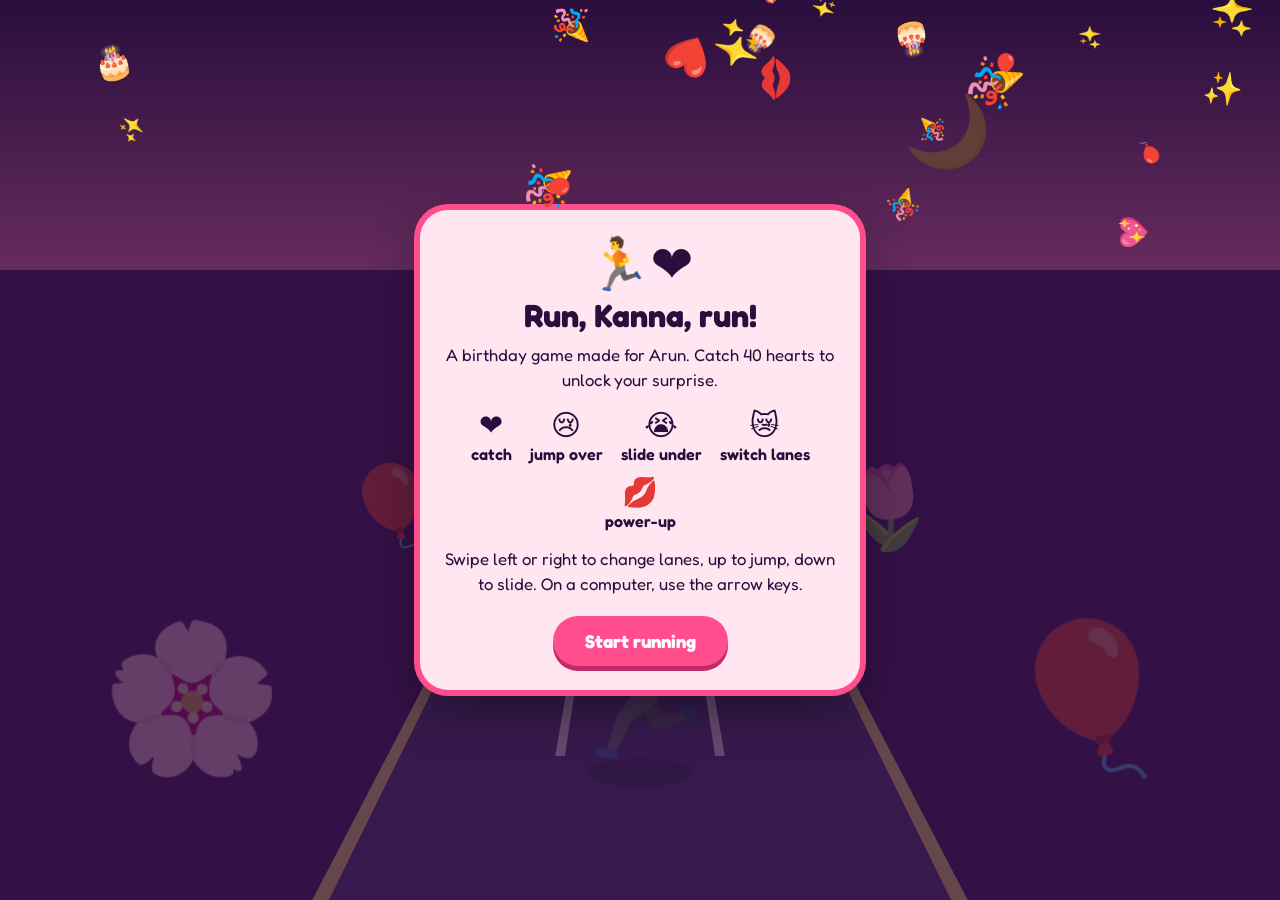
<file: index.html>
<!DOCTYPE html>
<html lang="en">
<head>
<meta charset="utf-8">
<meta name="viewport" content="width=device-width, initial-scale=1, viewport-fit=cover">
<title>Loading…</title>
<link rel="preconnect" href="https://fonts.googleapis.com">
<link rel="preconnect" href="https://fonts.gstatic.com" crossorigin>
<link href="https://fonts.googleapis.com/css2?family=Fredoka:wght@400;600;700&display=swap" rel="stylesheet">
<link rel="stylesheet" href="style.css">
</head>
<body>

<canvas id="game" aria-label="Endless runner game"></canvas>

<div class="hud" id="hud" hidden>
  <div class="meter">
    <div id="scoreText"></div>
    <div class="meter-track" id="meterTrack"><div class="meter-fill" id="meterFill"></div></div>
  </div>
  <div class="lives" id="lives" aria-live="polite"></div>
</div>

<div class="power" id="power" hidden></div>

<div class="overlay" id="startScreen">
  <div class="card">
    <div class="big-emoji" id="startEmoji"></div>
    <h1 id="startTitle"></h1>
    <p id="startSub"></p>
    <div class="legend" id="legend"></div>
    <p>Swipe left or right to change lanes, up to jump, down to slide. On a computer, use the arrow keys.</p>
    <button id="startBtn"></button>
  </div>
</div>

<div class="overlay" id="endScreen" hidden>
  <div class="card" id="endCard"></div>
</div>

<canvas id="fx" aria-hidden="true"></canvas>

<!-- The theme file decides how this version of the game looks and what it says -->
<script src="theme-birthday.js"></script>
<script src="engine.js"></script>
</body>
</html>
</file>
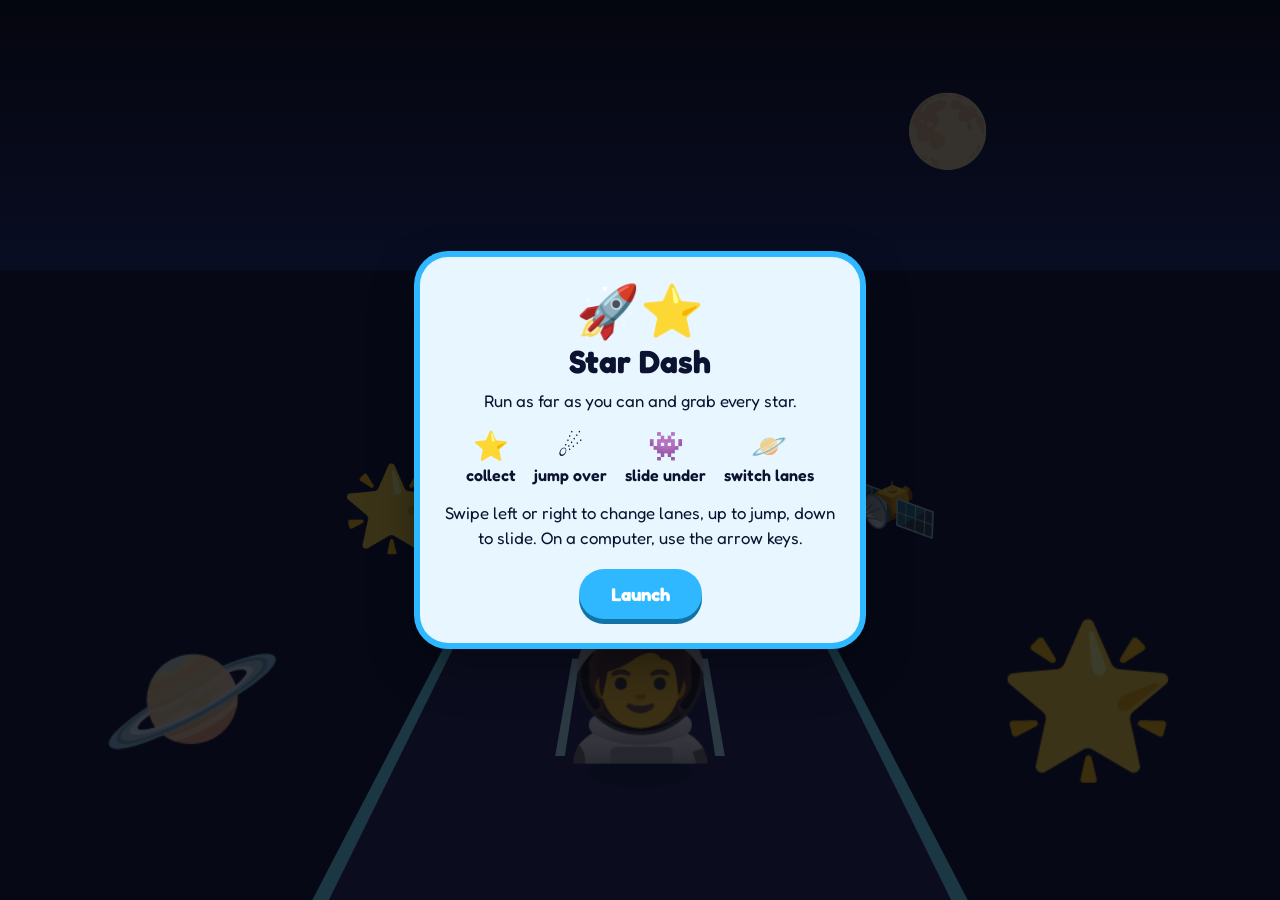
<file: mygame.html>
<!DOCTYPE html>
<html lang="en">
<head>
<meta charset="utf-8">
<meta name="viewport" content="width=device-width, initial-scale=1, viewport-fit=cover">
<title>Loading…</title>
<link rel="preconnect" href="https://fonts.googleapis.com">
<link rel="preconnect" href="https://fonts.gstatic.com" crossorigin>
<link href="https://fonts.googleapis.com/css2?family=Fredoka:wght@400;600;700&display=swap" rel="stylesheet">
<link rel="stylesheet" href="style.css">
</head>
<body>

<canvas id="game" aria-label="Endless runner game"></canvas>

<div class="hud" id="hud" hidden>
  <div class="meter">
    <div id="scoreText"></div>
    <div class="meter-track" id="meterTrack"><div class="meter-fill" id="meterFill"></div></div>
  </div>
  <div class="lives" id="lives" aria-live="polite"></div>
</div>

<div class="power" id="power" hidden></div>

<div class="overlay" id="startScreen">
  <div class="card">
    <div class="big-emoji" id="startEmoji"></div>
    <h1 id="startTitle"></h1>
    <p id="startSub"></p>
    <div class="legend" id="legend"></div>
    <p>Swipe left or right to change lanes, up to jump, down to slide. On a computer, use the arrow keys.</p>
    <button id="startBtn"></button>
  </div>
</div>

<div class="overlay" id="endScreen" hidden>
  <div class="card" id="endCard"></div>
</div>

<canvas id="fx" aria-hidden="true"></canvas>

<!-- The theme file decides how this version of the game looks and what it says -->
<script src="theme-mygame.js"></script>
<script src="engine.js"></script>
</body>
</html>
</file>
<file: style.css>
:root {
  --accent: #ff4d8d;
  --accent-dark: #c42a69;
  --card-bg: #ffe6f0;
  --card-ink: #2a0e3d;
  --overlay: rgba(42, 14, 61, .72);
  --text: #ffe6f0;
  --gold: #ffd86b;
  --font: "Fredoka", "Trebuchet MS", "Segoe UI", system-ui, sans-serif;
}
* { box-sizing: border-box; }
html, body { height: 100%; margin: 0; }
body {
  font-family: var(--font);
  color: var(--text);
  background: #111;
  overflow: hidden;
  -webkit-user-select: none;
  user-select: none;
}
canvas { position: fixed; inset: 0; width: 100%; height: 100%; touch-action: none; display: block; }

.hud {
  position: fixed; left: 0; right: 0; top: 0;
  padding: calc(env(safe-area-inset-top, 0px) + 12px) 16px 0;
  display: flex; align-items: center; justify-content: space-between; gap: 12px;
  pointer-events: none; font-weight: 600; font-size: 1.2rem;
  text-shadow: 0 2px 6px rgba(0, 0, 0, .45);
}
.hud[hidden] { display: none; }
.meter { flex: 1; max-width: 320px; }
.meter-track { height: 12px; border-radius: 999px; background: rgba(255, 255, 255, .22); overflow: hidden; margin-top: 4px; }
.meter-track[hidden] { display: none; }
.meter-fill { height: 100%; width: 0%; background: linear-gradient(90deg, var(--gold), var(--accent)); border-radius: 999px; transition: width .2s ease; }
.lives { letter-spacing: 2px; white-space: nowrap; }

.overlay {
  position: fixed; inset: 0; display: flex; align-items: center; justify-content: center;
  padding: calc(env(safe-area-inset-top, 0px) + 16px) 16px calc(env(safe-area-inset-bottom, 0px) + 16px);
  background: var(--overlay);
  overflow-y: auto;
}
.overlay[hidden] { display: none; }
.card {
  width: 100%; max-width: 440px; text-align: center;
  background: var(--card-bg); color: var(--card-ink);
  border-radius: 28px; padding: 28px 24px 24px;
  box-shadow: 0 0 0 6px var(--accent), 0 20px 50px rgba(0, 0, 0, .4);
}
.card h1, .card h2 { margin: 0 0 10px; font-size: 2rem; line-height: 1.1; font-weight: 700; }
.card p { margin: 0 0 12px; font-size: 1.05rem; line-height: 1.5; max-width: 60ch; margin-inline: auto; }
.big-emoji { font-size: 3.2rem; line-height: 1; margin-bottom: 8px; }
.legend { display: flex; flex-wrap: wrap; justify-content: center; gap: 10px 18px; margin: 14px 0 16px; font-size: 1rem; }
.legend span { display: flex; flex-direction: column; align-items: center; gap: 2px; font-weight: 600; }
.legend b { font-size: 1.8rem; font-weight: 400; }
.sign { font-weight: 600; margin-top: 4px; }
.ps { font-size: .95rem !important; opacity: .8; }

button {
  font: inherit; font-weight: 700; font-size: 1.15rem;
  background: var(--accent); color: #fff; border: 0; border-radius: 999px;
  padding: 14px 32px; cursor: pointer; margin-top: 6px;
  box-shadow: 0 5px 0 var(--accent-dark);
  transition: transform .08s ease, box-shadow .08s ease;
}
button:active { transform: translateY(4px); box-shadow: 0 1px 0 var(--accent-dark); }
button:focus-visible { outline: 3px solid var(--gold); outline-offset: 3px; }
@media (prefers-reduced-motion: reduce) { .meter-fill, button { transition: none; } }

.power {
  position: fixed; left: 16px;
  top: calc(env(safe-area-inset-top, 0px) + 66px);
  padding: 6px 14px; border-radius: 999px;
  background: var(--accent); color: #fff;
  font-weight: 700; font-size: 1.05rem;
  box-shadow: 0 3px 0 var(--accent-dark);
  pointer-events: none;
}
.power[hidden] { display: none; }

#fx { pointer-events: none; z-index: 50; }
</file>
